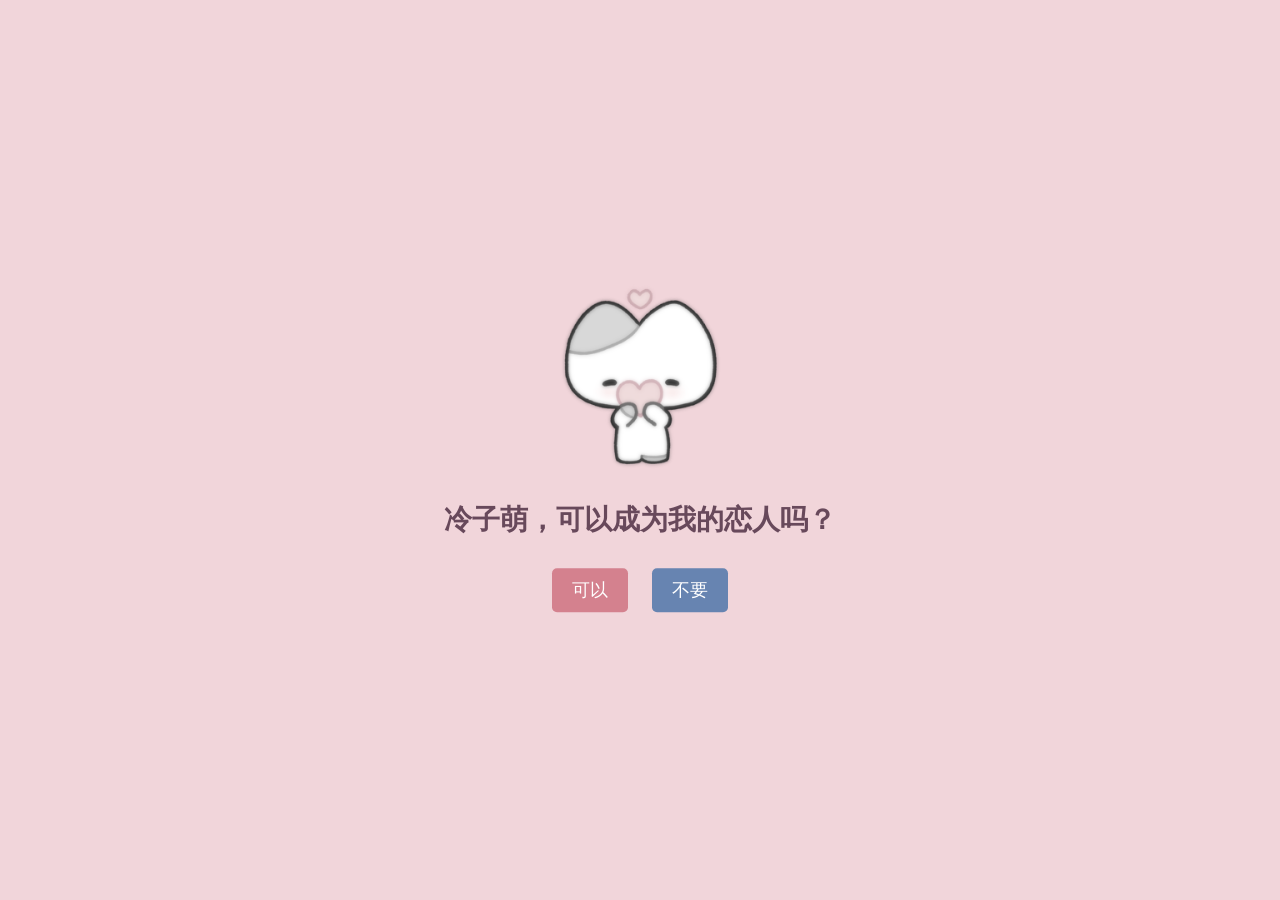
<file: index.html>
<!DOCTYPE html>
<html lang="zh-CN">
<head>
  <meta charset="UTF-8">
  <meta name="viewport" content="width=device-width, initial-scale=1.0">
  <meta http-equiv="refresh" content="0; url=./tang-love-main/">
  <title>网页预览</title>
</head>
<body>
  <p>正在打开网页。如果没有自动跳转，请<a href="./tang-love-main/">点击这里</a>。</p>
</body>
</html>
</file>
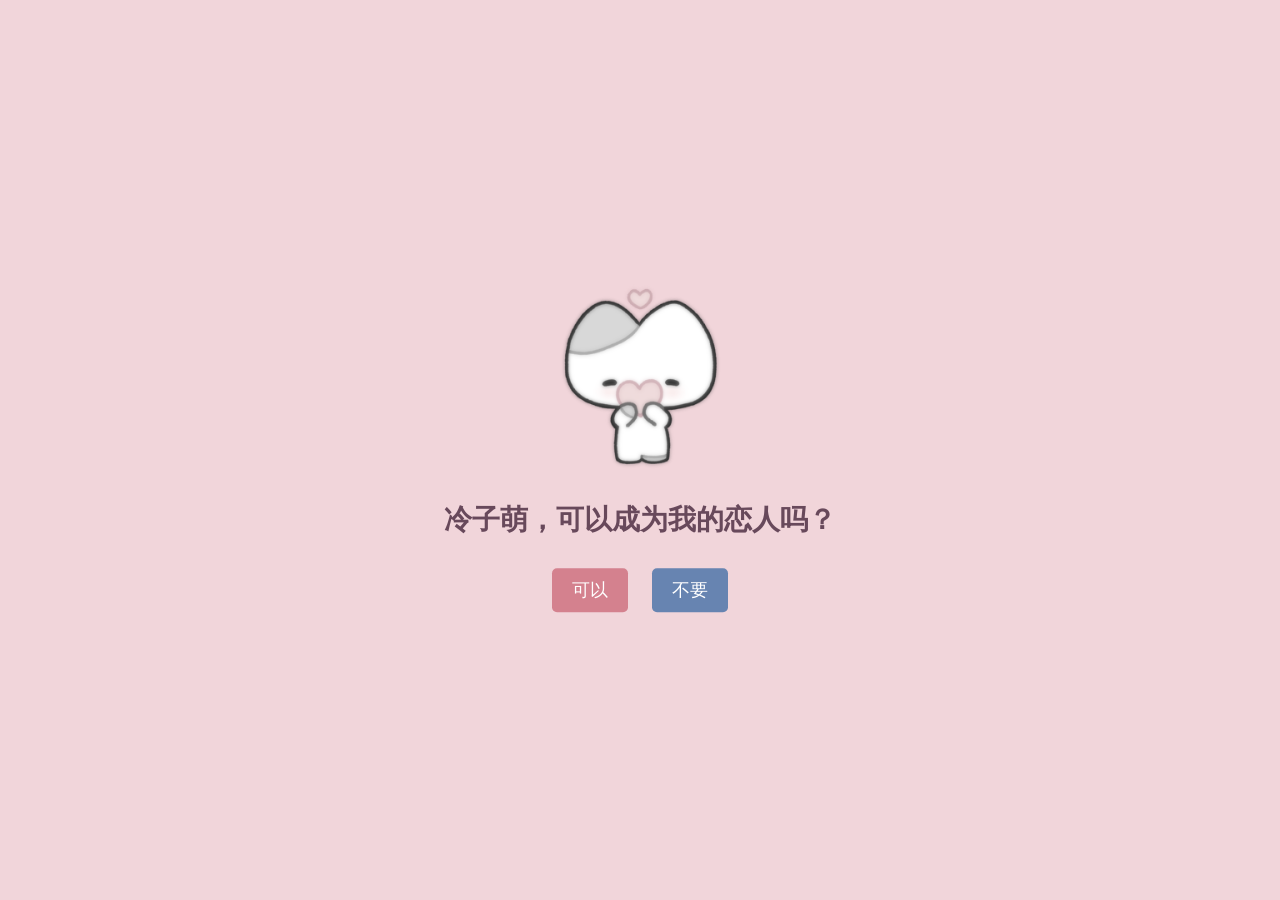
<file: tang-love-main/index.html>
<!DOCTYPE html>
<html lang="zh-CN">
<head>
    <meta charset="UTF-8">
    <meta name="viewport" content="width=device-width, initial-scale=1.0">
    <title>可以成为我的恋人吗？</title>
    <link rel="stylesheet" href="style.css">
</head>
<body>
    <div class="container">
        <img id="mainImage" src="images/heart.png" alt="爱心">
        <h1 id="question">冷子萌，可以成为我的恋人吗？</h1>
        <div class="buttons">
            <button id="yes">可以</button>
            <button id="no">不要</button>
        </div>
    </div>

    <script src="script.js"></script>
</body>
</html>
</file>
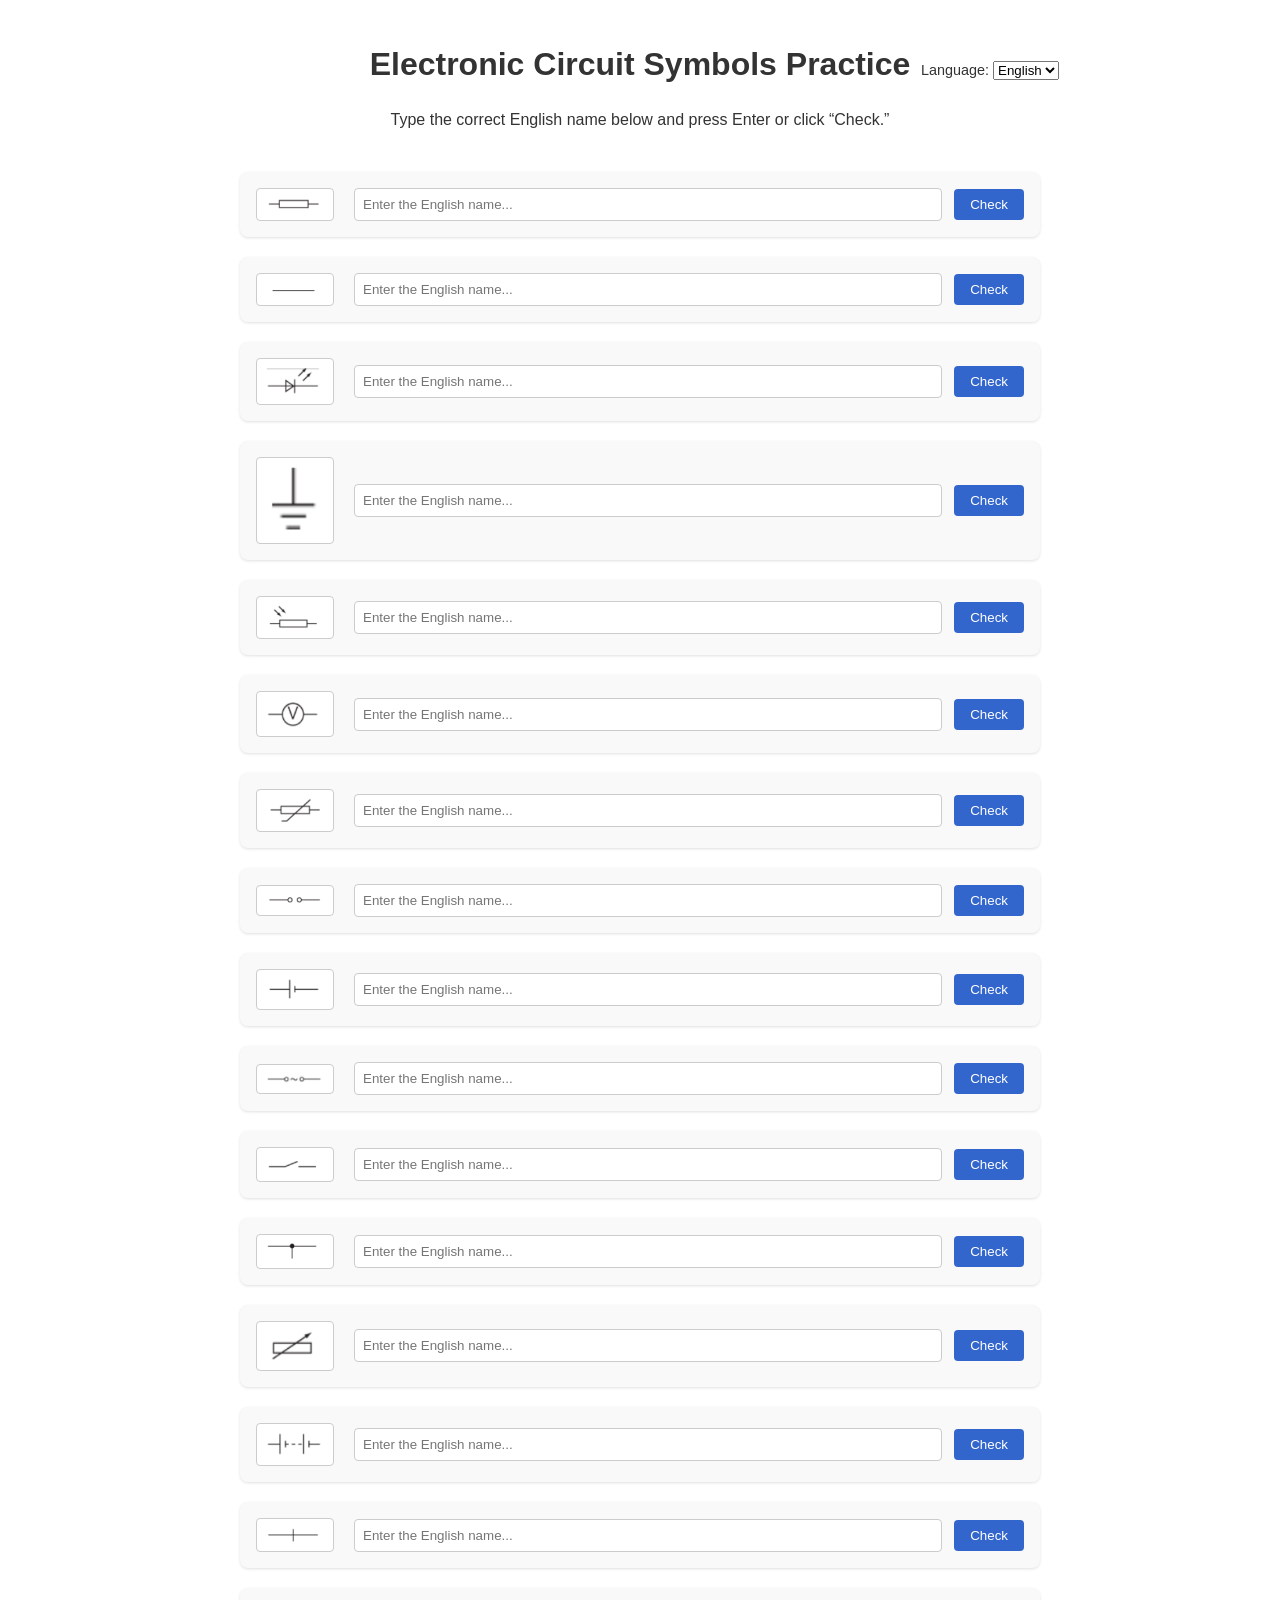
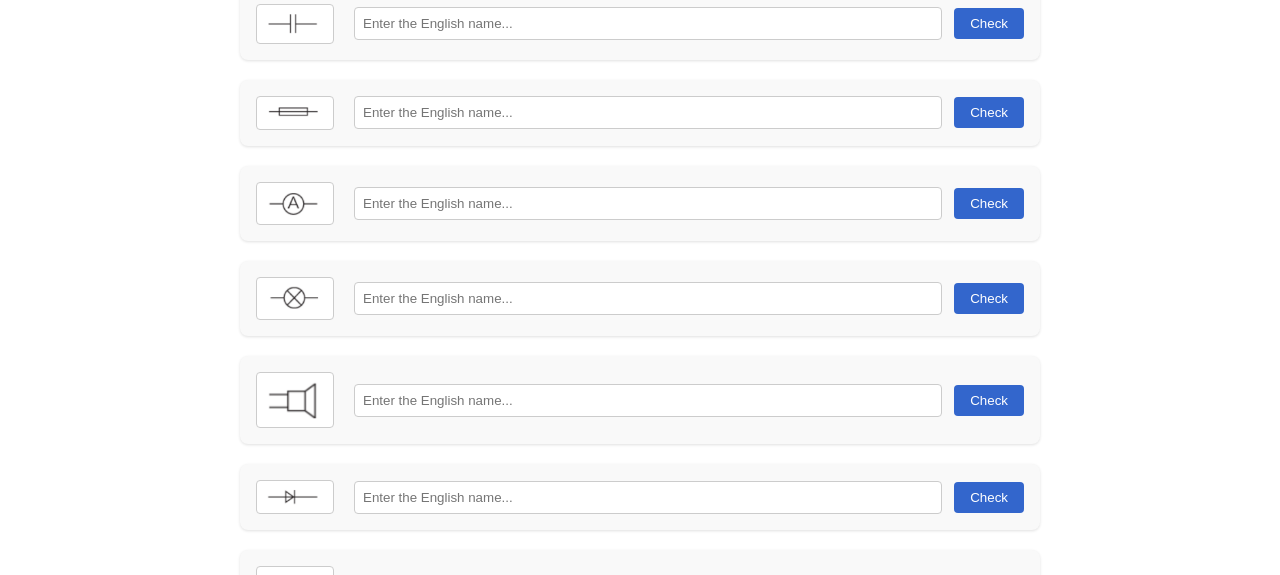
<file: 电子元器件/index.html>
<!DOCTYPE html>
<html lang="zh-CN">
<head>
  <meta charset="UTF-8">
  <meta name="viewport" content="width=device-width, initial-scale=1.0">
  <meta http-equiv="refresh" content="0; url=./电子元器件.html">
  <title>电子元器件 - 正在打开</title>
</head>
<body>
  <p>正在打开电子元器件网页。如果没有自动跳转，请<a href="./电子元器件.html">点击这里</a>。</p>
</body>
</html>
</file>
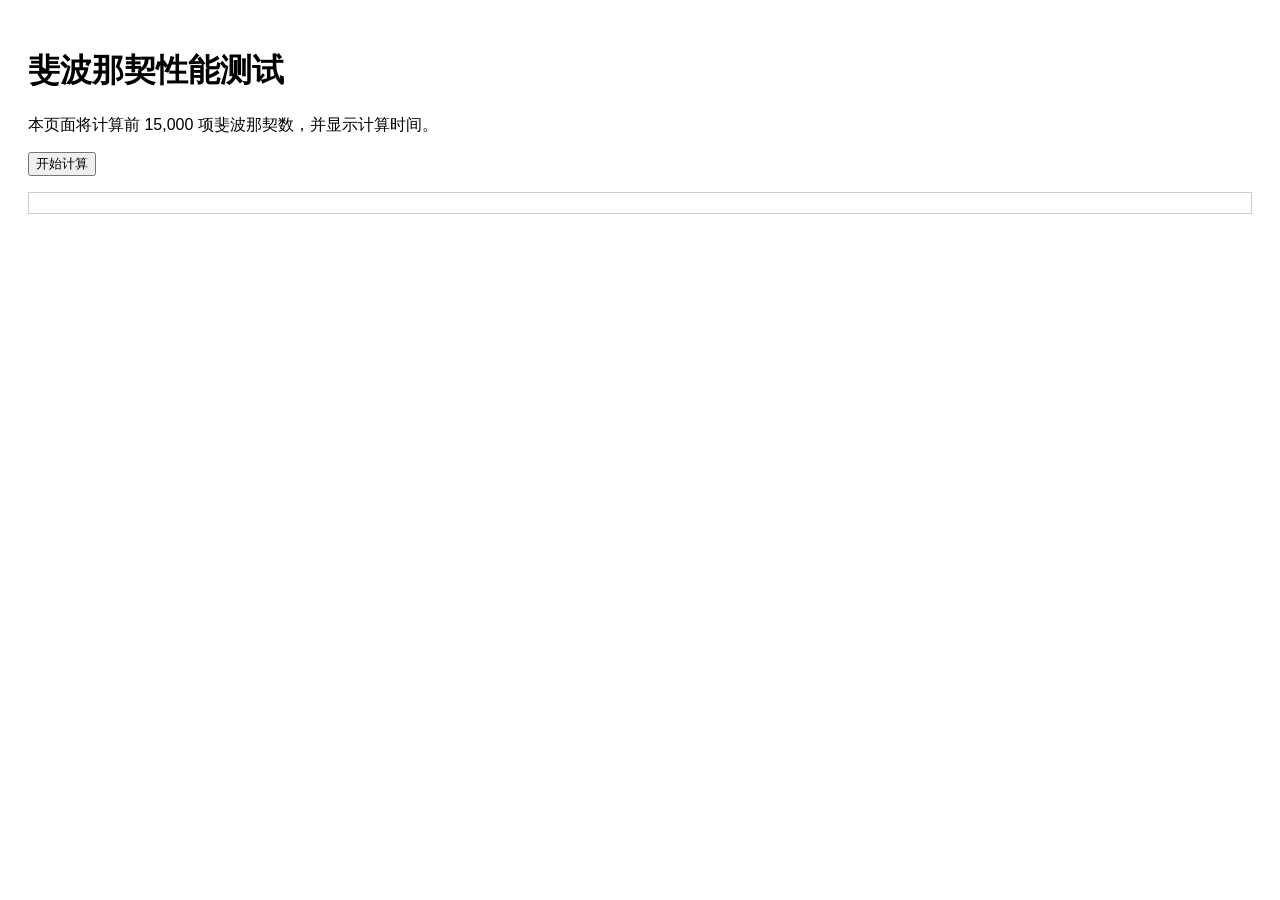
<file: FibonacciTest.html>
<!DOCTYPE html>
<html lang="zh-CN">
<head>
  <meta charset="UTF-8">
  <title>斐波那契性能测试</title>
  <style>
    body { font-family: Arial, sans-serif; padding: 20px; }
    #fibNumbers { max-height: 400px; overflow-y: auto; border: 1px solid #ccc; padding: 10px; }
  </style>
</head>
<body>
  <h1>斐波那契性能测试</h1>
  <p>
    本页面将计算前 15,000 项斐波那契数，并显示计算时间。
  </p>
  <button id="startButton">开始计算</button>
  <p id="timeResult"></p>
  <div id="fibNumbers"></div>

  <script>
    // 利用 BigInt 实现斐波那契函数
    function fibonacci(n) {
      if (n === 1 || n === 2) return BigInt(1);
      let a = BigInt(1), b = BigInt(1);
      for (let i = 3; i <= n; i++) {
        const temp = a + b;
        a = b;
        b = temp;
      }
      return b;
    }

    document.getElementById("startButton").addEventListener("click", () => {
      const startTime = performance.now();

      const fibList = [];
      const totalTerms = 15000;
      for (let i = 1; i <= totalTerms; i++) {
        fibList.push(fibonacci(i));
      }

      const endTime = performance.now();
      const duration = ((endTime - startTime) / 1000).toFixed(3);
      document.getElementById("timeResult").textContent = `计算 ${totalTerms} 项斐波那契数列耗时 ${duration} 秒。`;

      // 只显示前 50 项，防止 DOM 更新过慢
      const displayCount = 15000;
      const fibNumbersDiv = document.getElementById("fibNumbers");
      fibNumbersDiv.innerHTML = '';  // 清空上次结果
      for (let i = 0; i < Math.min(displayCount, fibList.length); i++) {
        const para = document.createElement("p");
        para.textContent = `${i + 1}: ${fibList[i]}`;
        fibNumbersDiv.appendChild(para);
      }
    });
  </script>
</body>
</html>
</file>
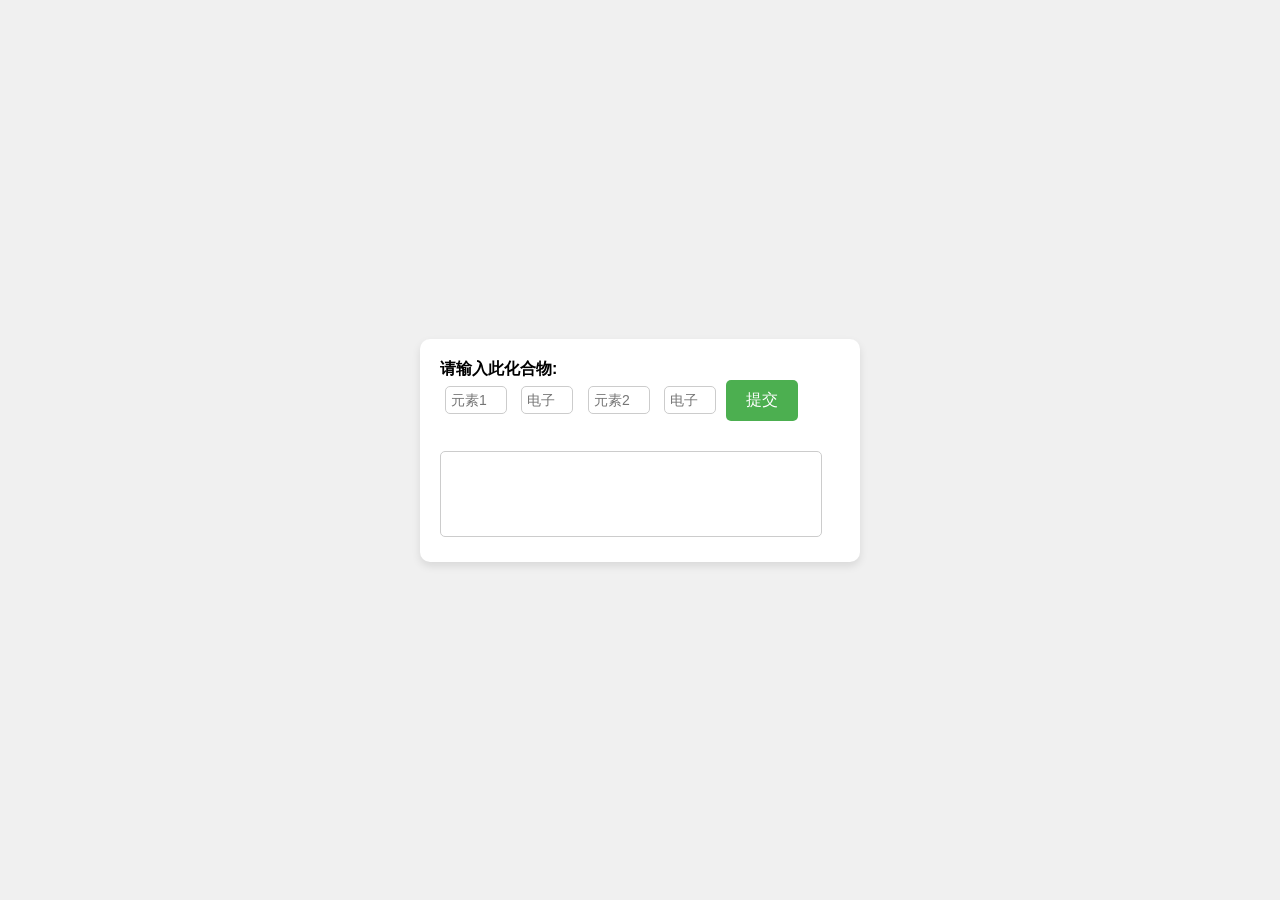
<file: Solubility_cn.html>
<!DOCTYPE html>
<html lang="zh-CN">
<head>
    <meta charset="UTF-8">
    <meta name="viewport" content="width=device-width, initial-scale=1.0">
    <title>Soluble-Insoluble Checker</title>
    <style>
        body {
            font-family: Arial, sans-serif;
            background-color: #f0f0f0;
            display: flex;
            justify-content: center;
            align-items: center;
            height: 100vh;
            margin: 0;
        }
        .container {
            background-color: #ffffff;
            padding: 20px;
            border-radius: 10px;
            box-shadow: 0 4px 8px rgba(0, 0, 0, 0.1);
            width: 400px;
        }
        label {
            font-weight: bold;
        }
        input[type="text"] {
            margin: 5px;
            padding: 5px;
            font-size: 14px;
            border: 1px solid #ccc;
            border-radius: 5px;
        }
        button {
            background-color: #4CAF50;
            color: white;
            padding: 10px 20px;
            border: none;
            border-radius: 5px;
            cursor: pointer;
            font-size: 16px;
        }
        button:hover {
            background-color: #45a049;
        }
        .result-container {
            margin-top: 20px;
        }
        #reason_label {
            width: 90%;
            padding: 10px;
            font-size: 14px;
            border: 1px solid #ccc;
            border-radius: 5px;
            resize: none;
            margin-top: 10px;
        }
    </style>
</head>
<body>
    <div class="container">
        <label for="element1">请输入此化合物: </label>
        <div>
            <input type="text" id="element1" placeholder="元素1" style="width: 50px;">
            <input type="text" id="electron1" placeholder="电子" style="width: 40px;">
            <input type="text" id="element2" placeholder="元素2" style="width: 50px;">
            <input type="text" id="electron2" placeholder="电子" style="width: 40px;">
            <button id="submit_button">提交</button>
        </div>
        <div class="result-container">
            <label id="result_label" style="font-size: 18px; color: #333;"></label>
            <textarea id="reason_label" rows="4" readonly></textarea>
        </div>
    </div>
    <script>
        document.addEventListener('DOMContentLoaded', () => {
            const leftElements = ["NH4", "Li", "Na", "K", "Mg", "Ca", "Ba", "Fe", "Cu", "Ag", "Zn", "Pb", "Al", "Sr", "Rb", "Cs", "Fr", "Hg2"];
            const rightElements = ["F", "Cl", "Br", "I", "ClO3", "OH", "SO4", "NO3", "NO2", "CO3", "PO4", "CrO4", "SiO4", "CH3COO"];

            const element1 = document.getElementById('element1');
            const electron1 = document.getElementById('electron1');
            const element2 = document.getElementById('element2');
            const electron2 = document.getElementById('electron2');
            const resultLabel = document.getElementById('result_label');
            const reasonLabel = document.getElementById('reason_label');
            const submitButton = document.getElementById('submit_button');

            function checkAndMoveFocus(inputElement, nextElement, elementArray) {
                if (elementArray.includes(inputElement.value)) {
                    nextElement.focus();
                }
            }

            element1.addEventListener('input', () => {
                checkAndMoveFocus(element1, electron1, leftElements);
            });

            electron1.addEventListener('input', () => {
                if (electron1.value.length >= 1) {
                    element2.focus();
                }
            });

            element2.addEventListener('input', () => {
                checkAndMoveFocus(element2, electron2, rightElements);
            });

            electron2.addEventListener('input', () => {
                if (electron2.value.length >= 1) {
                    getResult();
                }
            });

            submitButton.addEventListener('click', () => {
                getResult();
            });

            function getResult() {
                let result = "NOT FOUND";
                let reason = "";

                if (element1.value === "NH4" || ["Na", "K", "Rb", "Cs", "Fr"].includes(element1.value)) {
                    result = "可溶";
                    reason += `规则一：'${element1.value}'永远是可溶的  `;
                }

                if (["NO3", "CH3COO", "ClO3"].includes(element2.value)) {
                    result = "可溶";
                    reason += `规则二：'${element2.value}'是可溶的  `;
                }

                if (["Cl", "Br", "I"].includes(element2.value)) {
                    result = "可溶";
                    reason += `规则三：大多数卤素与金属形成的二元化合物都是可溶的，除了氟（F）, 并且没有碰到例外: 银（Ag⁺）、汞(I)（Hg₂²⁺）和铅(II)（Pb²⁺）  `;
                    if (element1.value === "Ag" || (element1.value === "Hg2" && electron2.value === "2") || (element1.value === "Pb" && electron2.value === "2")) {
                        result = "不可溶";
                        reason += `规则三：大多数卤素与金属形成的二元化合物都是可溶的，但银（Ag⁺）、汞(I)（Hg₂²⁺）和铅(II)（Pb²⁺）是例外  `;
                    }
                }

                if (element2.value === "SO4") {
                    result = "可溶";
                    reason += `规则四：大多数硫酸盐（SO₄²⁻）是可溶的, 并且没有碰到例外: 钡（Ba²⁺）、锶（Sr²⁺）、钙（Ca²⁺）和铅(II)（Pb²⁺）  `;
                    if (["Ba", "Sr", "Ca"].includes(element1.value) || (element1.value === "Pb" && electron2.value === "2")) {
                        result = "不可溶";
                        reason += `规则四：大多数硫酸盐（SO₄²⁻）是可溶的，但钡（Ba²⁺）、锶（Sr²⁺）、钙（Ca²⁺）和铅(II)（Pb²⁺）是例外  `;
                    }
                }

                if (["CO3", "CrO4", "SiO4", "PO4"].includes(element2.value)) {
                    result = "不可溶";
                    reason += `规则五：大多数碳酸盐、鉻酸盐、硅酸盐和磷酸盐是不可溶的，除非它们与规则1的第1族元素或铵（NH₄⁺）结合  `;
                    if (["Li", "Na", "K", "Rb", "Cs", "Fr"].includes(element1.value)) {
                        result = "可溶";
                        reason += `规则五：例外：与第1族元素或铵（NH₄⁺）结合  `;
                    }
                }

                if (element2.value === "OH") {
                    result = "不可溶";
                    reason += `规则七：大多数氢氧化物（OH⁻）是不可溶的，除非与规则1中的元素结合  `;
                    if (["Li", "Na", "K", "Rb", "Cs", "Fr", "Ca", "Ba", "Sr"].includes(element1.value)) {
                        result = "可溶";
                        reason += `规则七：例外：与第1族元素或钙、钡、锶结合  `;
                    }
                }

                resultLabel.textContent = result;
                reasonLabel.value = reason;
            }
        });
    </script>
</body>
</html>
</file>
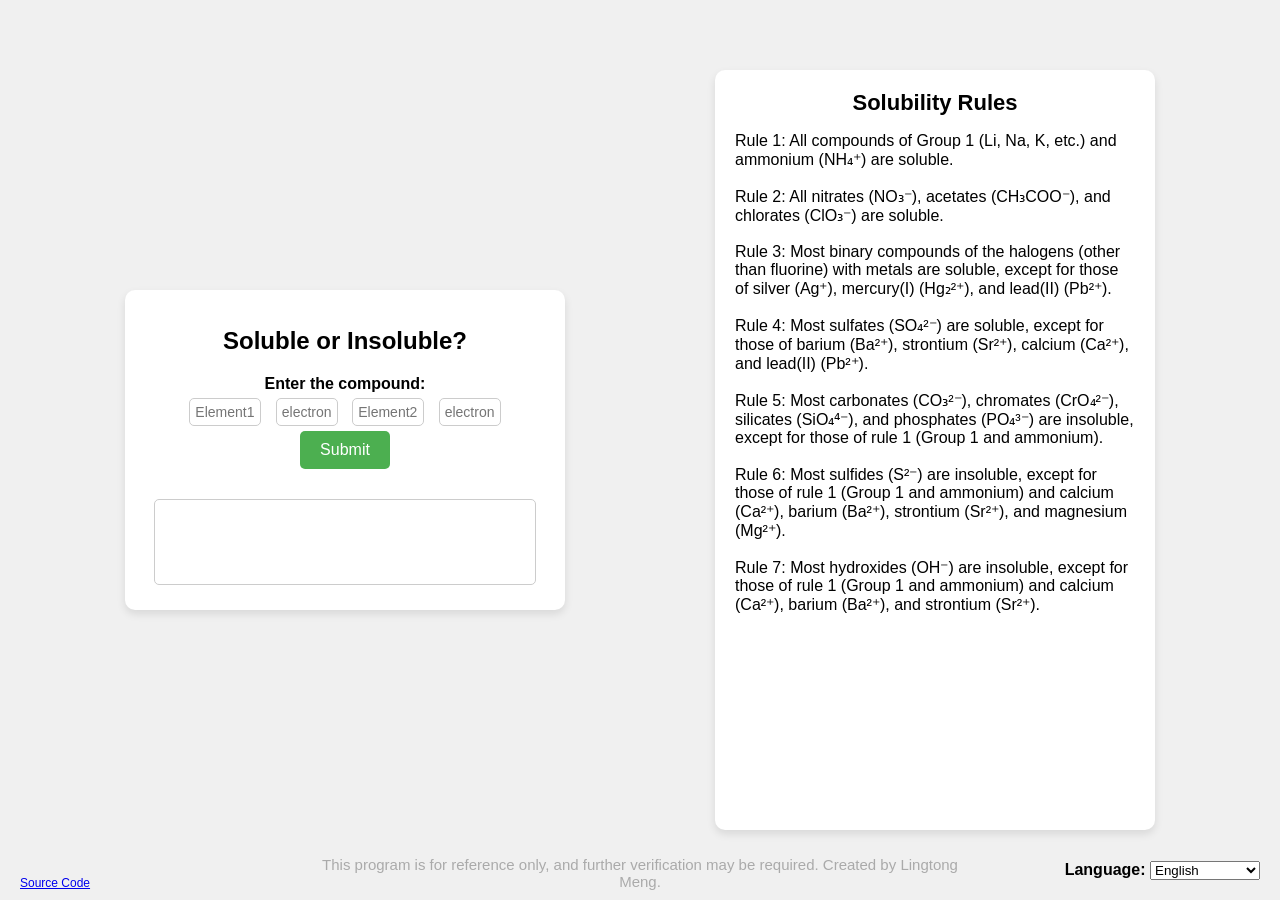
<file: Solubility_en.html>
<!DOCTYPE html>
<html lang="en">
<head>
    <meta charset="UTF-8">
    <meta name="viewport" content="width=device-width, initial-scale=1.0">
    <title>Solubility Checker</title>
    <style>
        body {
            font-family: Arial, sans-serif;
            background-color: #f0f0f0;
            display: flex;
            justify-content: space-around;
            align-items: center;
            height: 100vh;
            margin: 0;
            padding: 0 50px;
        }
        .container {
            background-color: #ffffff;
            padding: 20px;
            border-radius: 10px;
            box-shadow: 0 4px 8px rgba(0, 0, 0, 0.1);
            width: 400px;
            text-align: center;
        }
        h1 {
            font-size: 24px;
            margin-bottom: 20px;
        }
        label {
            font-weight: bold;
        }
        input[type="text"] {
            margin: 5px;
            padding: 5px;
            font-size: 14px;
            border: 1px solid #ccc;
            border-radius: 5px;
        }
        button {
            background-color: #4CAF50;
            color: white;
            padding: 10px 20px;
            border: none;
            border-radius: 5px;
            cursor: pointer;
            font-size: 16px;
        }
        button:hover {
            background-color: #45a049;
        }
        .result-container {
            margin-top: 20px;
        }
        #reason_label {
            width: 90%;
            padding: 10px;
            font-size: 14px;
            border: 1px solid #ccc;
            border-radius: 5px;
            resize: none;
            margin-top: 10px;
        }
        .language-container {
            position: fixed;
            bottom: 20px;
            right: 20px;
        }
        .rules-container {
            background-color: #ffffff;
            padding: 20px;
            border-radius: 10px;
            box-shadow: 0 4px 8px rgba(0, 0, 0, 0.1);
            width: 400px;
            height: 80%;
            overflow-y: auto;
        }
        .rules-header {
            font-size: 22px;
            font-weight: bold;
            margin-bottom: 10px;
            text-align: center;
        }
	.source-link {
            position: fixed;
            bottom: 10px;
            left: 20px;
            font-size: 12px;
        }
    </style>
</head>
<body>
    <div class="container">
        <h1 id="title">Soluble or Insoluble?</h1>
        <label id="compound_label" for="element1">Enter the compound: </label>
        <div>
            <input type="text" id="element1" placeholder="Element1" style="width: 60px;">
            <input type="text" id="electron1" placeholder="electron" style="width: 50px;">
            <input type="text" id="element2" placeholder="Element2" style="width: 60px;">
            <input type="text" id="electron2" placeholder="electron" style="width: 50px;">
            <button id="submit_button">Submit</button>
        </div>
        <div class="result-container">
            <label id="result_label" style="font-size: 18px; color: #333;"></label>
            <textarea id="reason_label" rows="4" readonly></textarea>
        </div>
    </div>
    <div class="rules-container" id="rules">
        <div class="rules-header">Solubility Rules</div>
        <p id="rules_text">
            Rule 1: All compounds of Group 1 (Li, Na, K, etc.) and ammonium (NH₄⁺) are soluble.<br><br>
            Rule 2: All nitrates (NO₃⁻), acetates (CH₃COO⁻), and chlorates (ClO₃⁻) are soluble.<br><br>
            Rule 3: Most binary compounds of the halogens (other than fluorine) with metals are soluble, except for those of silver (Ag⁺), mercury(I) (Hg₂²⁺), and lead(II) (Pb²⁺).<br><br>
            Rule 4: Most sulfates (SO₄²⁻) are soluble, except for those of barium (Ba²⁺), strontium (Sr²⁺), calcium (Ca²⁺), and lead(II) (Pb²⁺).<br><br>
            Rule 5: Most carbonates (CO₃²⁻), chromates (CrO₄²⁻), silicates (SiO₄⁴⁻), and phosphates (PO₄³⁻) are insoluble, except for those of rule 1 (Group 1 and ammonium).<br><br>
            Rule 6: Most sulfides (S²⁻) are insoluble, except for those of rule 1 (Group 1 and ammonium) and calcium (Ca²⁺), barium (Ba²⁺), strontium (Sr²⁺), and magnesium (Mg²⁺).<br><br>
            Rule 7: Most hydroxides (OH⁻) are insoluble, except for those of rule 1 (Group 1 and ammonium) and calcium (Ca²⁺), barium (Ba²⁺), and strontium (Sr²⁺).
        </p>
    </div>
    <div class="language-container">
        <label for="language">Language: </label>
        <select id="language">
            <option value="en">English</option>
            <option value="zh">中文 (Chinese)</option>
        </select>
    </div>
<a href="https://github.com/mlt0727/Repository/blob/f538e915d72746fcb8104d3fa4c36e376247a67b/Solubility_en.html" class="source-link" target="_blank">Source Code</a>
    <script>
        document.addEventListener('DOMContentLoaded', () => {
            const leftElements = ["NH4", "Li", "Na", "K", "Mg", "Ca", "Ba", "Fe", "Cu", "Ag", "Zn", "Pb", "Al", "Sr", "Rb", "Cs", "Fr", "Hg2"];
            const rightElements = ["F", "Cl", "Br", "I", "ClO3", "OH", "SO4", "NO3", "NO2", "CO3", "PO4", "CrO4", "SiO4", "CH3COO"];

            const languageSelect = document.getElementById('language');
            const compoundLabel = document.getElementById('compound_label');
            const element1 = document.getElementById('element1');
            const electron1 = document.getElementById('electron1');
            const element2 = document.getElementById('element2');
            const electron2 = document.getElementById('electron2');
            const resultLabel = document.getElementById('result_label');
            const reasonLabel = document.getElementById('reason_label');
            const submitButton = document.getElementById('submit_button');
            const title = document.getElementById('title');
            const rulesText = document.getElementById('rules_text');

            function updateLanguage() {
                if (languageSelect.value === 'zh') {
                    compoundLabel.textContent = '请输入此化合物: ';
                    element1.placeholder = '元素 1';
                    electron1.placeholder = '电子';
                    element2.placeholder = '元素 2';
                    electron2.placeholder = '电子';
                    submitButton.textContent = '提交';
                    title.textContent = '可不可溶？';
                    rulesText.innerHTML = `
                        规则1: 所有第1族元素（Li、Na、K 等）和铵（NH₄⁺）的化合物都是可溶的。<br><br>
                        规则2: 所有硝酸盐（NO₃⁻）、乙酸盐（CH₃COO⁻）和氯酸盐（ClO₃⁻）都是可溶的。<br><br>
                        规则3: 大多数卤素（除了氟）与金属形成的二元化合物都是可溶的，除了银（Ag⁺）、汞(I)（Hg₂²⁺）和铅(II)（Pb²⁺）的化合物。<br><br>
                        规则4: 大多数硫酸盐（SO₄²⁻）是可溶的，除了钡（Ba²⁺）、锶（Sr²⁺）、钙（Ca²⁺）和铅(II)（Pb²⁺）的化合物。<br><br>
                        规则5: 大多数碳酸盐（CO₃²⁻）、铬酸盐（CrO₄²⁻）、硅酸盐（SiO₄⁴⁻）和磷酸盐（PO₄³⁻）是不可溶的，除了规则1（第1族元素和铵）中的化合物。<br><br>
                        规则6: 大多数硫化物（S²⁻）是不可溶的，除了规则1（第1族元素和铵）以及钙（Ca²⁺）、钡（Ba²⁺）、锶（Sr²⁺）和镁（Mg²⁺）的化合物。<br><br>
                        规则7: 大多数氢氧化物（OH⁻）是不可溶的，除了规则1（第1族元素和铵）以及钙（Ca²⁺）、钡（Ba²⁺）和锶（Sr²⁺）的化合物。
                    `;
                } else {
                    compoundLabel.textContent = 'Enter the compound: ';
                    element1.placeholder = 'Element1';
                    electron1.placeholder = 'electron';
                    element2.placeholder = 'Element2';
                    electron2.placeholder = 'electron';
                    submitButton.textContent = 'Submit';
                    title.textContent = 'Soluble or Insoluble?';
                    rulesText.innerHTML = `
                        Rule 1: All compounds of Group 1 (Li, Na, K, etc.) and ammonium (NH₄⁺) are soluble.<br><br>
                        Rule 2: All nitrates (NO₃⁻), acetates (CH₃COO⁻), and chlorates (ClO₃⁻) are soluble.<br><br>
                        Rule 3: Most binary compounds of the halogens (other than fluorine) with metals are soluble, except for those of silver (Ag⁺), mercury(I) (Hg₂²⁺), and lead(II) (Pb²⁺).<br><br>
                        Rule 4: Most sulfates (SO₄²⁻) are soluble, except for those of barium (Ba²⁺), strontium (Sr²⁺), calcium (Ca²⁺), and lead(II) (Pb²⁺).<br><br>
                        Rule 5: Most carbonates (CO₃²⁻), chromates (CrO₄²⁻), silicates (SiO₄⁴⁻), and phosphates (PO₄³⁻) are insoluble, except for those of rule 1 (Group 1 and ammonium).<br><br>
                        Rule 6: Most sulfides (S²⁻) are insoluble, except for those of rule 1 (Group 1 and ammonium) and calcium (Ca²⁺), barium (Ba²⁺), strontium (Sr²⁺), and magnesium (Mg²⁺).<br><br>
                        Rule 7: Most hydroxides (OH⁻) are insoluble, except for those of rule 1 (Group 1 and ammonium) and calcium (Ca²⁺), barium (Ba²⁺), and strontium (Sr²⁺).
                    `;
                }
            }

            languageSelect.addEventListener('change', updateLanguage);
            updateLanguage();

            function checkAndMoveFocus(inputElement, nextElement, elementArray) {
                if (elementArray.includes(inputElement.value)) {
                    nextElement.focus();
                }
            }

            element1.addEventListener('input', () => {
                checkAndMoveFocus(element1, electron1, leftElements);
            });

            electron1.addEventListener('input', () => {
                if (electron1.value.length >= 1) {
                    element2.focus();
                }
            });

            element2.addEventListener('input', () => {
                checkAndMoveFocus(element2, electron2, rightElements);
            });

            electron2.addEventListener('input', () => {
                if (electron2.value.length >= 1) {
                    getResult();
                }
            });

            submitButton.addEventListener('click', () => {
                getResult();
            });

            function getResult() {
                let result = languageSelect.value === 'zh' ? "未找到" : "NOT FOUND";
                let reason = "";

                if (element1.value === "NH4" || ["Na", "K", "Rb", "Cs", "Fr"].includes(element1.value)) {
                    result = languageSelect.value === 'zh' ? "可溶" : "Soluble";
                    reason += languageSelect.value === 'zh' ? `规则1: '${element1.value}' 永远是可溶的.  ` : `Rule 1: '${element1.value}' is always soluble.  `;
                }

                if (["NO3", "CH3COO", "ClO3"].includes(element2.value)) {
                    result = languageSelect.value === 'zh' ? "可溶" : "Soluble";
                    reason += languageSelect.value === 'zh' ? `规则2: '${element2.value}' 是可溶的.  ` : `Rule 2: '${element2.value}' is soluble.  `;
                }

                if (["Cl", "Br", "I"].includes(element2.value)) {
                    result = languageSelect.value === 'zh' ? "可溶" : "Soluble";
                    reason += languageSelect.value === 'zh' ? `规则3: 大多数卤化物是可溶的，除了银 (Ag⁺)、汞 (Hg₂²⁺)、铅 (Pb²⁺).  ` : `Rule 3: Most halides are soluble, except for silver (Ag⁺), mercury (Hg₂²⁺), and lead (Pb²⁺).  `;
                    if (["Ag", "Hg2", "Pb"].includes(element1.value)) {
                        result = languageSelect.value === 'zh' ? "不可溶" : "Insoluble";
                        reason += languageSelect.value === 'zh' ? `规则3: 由于 '${element1.value}' 的存在，该化合物不可溶.  ` : `Rule 3: Due to the presence of '${element1.value}', the compound is insoluble.  `;
                    }
                }

                if (element2.value === "SO4") {
                    result = languageSelect.value === 'zh' ? "可溶" : "Soluble";
                    reason += languageSelect.value === 'zh' ? `规则4: 大多数硫酸盐 (SO₄²⁻) 是可溶的，除了钡 (Ba²⁺)、锶 (Sr²⁺)、钙 (Ca²⁺)、铅 (Pb²⁺).  ` : `Rule 4: Most sulfates (SO₄²⁻) are soluble, except for barium (Ba²⁺), strontium (Sr²⁺), calcium (Ca²⁺), and lead (Pb²⁺).  `;
                    if (["Ba", "Sr", "Ca", "Pb"].includes(element1.value)) {
                        result = languageSelect.value === 'zh' ? "不可溶" : "Insoluble";
                        reason += languageSelect.value === 'zh' ? `规则4: 由于 '${element1.value}' 的存在，该化合物不可溶.  ` : `Rule 4: Due to the presence of '${element1.value}', the compound is insoluble.  `;
                    }
                }

                if (["CO3", "CrO4", "SiO4", "PO4"].includes(element2.value)) {
                    result = languageSelect.value === 'zh' ? "不可溶" : "Insoluble";
                    reason += languageSelect.value === 'zh' ? `规则5: 大多数碳酸盐、铬酸盐、硅酸盐和磷酸盐是不可溶的，除非与第 1 族元素或铵 (NH₄⁺) 结合.  ` : `Rule 5: Most carbonates, chromates, silicates, and phosphates are insoluble, unless combined with Group 1 elements or ammonium (NH₄⁺).  `;
                    if (["Li", "Na", "K", "Rb", "Cs", "Fr"].includes(element1.value)) {
                        result = languageSelect.value === 'zh' ? "可溶" : "Soluble";
                        reason += languageSelect.value === 'zh' ? `规则5: 由于与第 1 族元素或铵 (NH₄⁺) 结合，该化合物是可溶的.  ` : `Rule 5: Due to being combined with Group 1 elements or ammonium (NH₄⁺), the compound is soluble.  `;
                    }
                }

                if (element2.value === "OH") {
                    result = languageSelect.value === 'zh' ? "不可溶" : "Insoluble";
                    reason += languageSelect.value === 'zh' ? `规则7: 大多数氢氧化物 (OH⁻) 是不可溶的，除非与第 1 族元素或钙 (Ca)、钡 (Ba)、锶 (Sr) 结合.  ` : `Rule 7: Most hydroxides (OH⁻) are insoluble, unless combined with Group 1 elements, calcium (Ca), barium (Ba), or strontium (Sr).  `;
                    if (["Li", "Na", "K", "Rb", "Cs", "Fr", "Ca", "Ba", "Sr","NH4"].includes(element1.value)) {
                        result = languageSelect.value === 'zh' ? "可溶" : "Soluble";
                        reason += languageSelect.value === 'zh' ? `规则7: 由于与第 1 族元素或钙、钡、锶结合，该化合物是可溶的.  ` : `Rule 7: Due to being combined with Group 1 elements or calcium, barium, strontium, the compound is soluble.  `;
                    }
                }

                resultLabel.textContent = result;
                reasonLabel.value = reason;
            }
        });
    </script>
  <footer style="position: fixed; bottom: 0; width: 50%; text-align: center; font-size: 15px; color: #aaa; padding: 10px;">This program is for reference only, and further verification may be required. Created by Lingtong Meng.</footer>
</body>
</html>
</file>
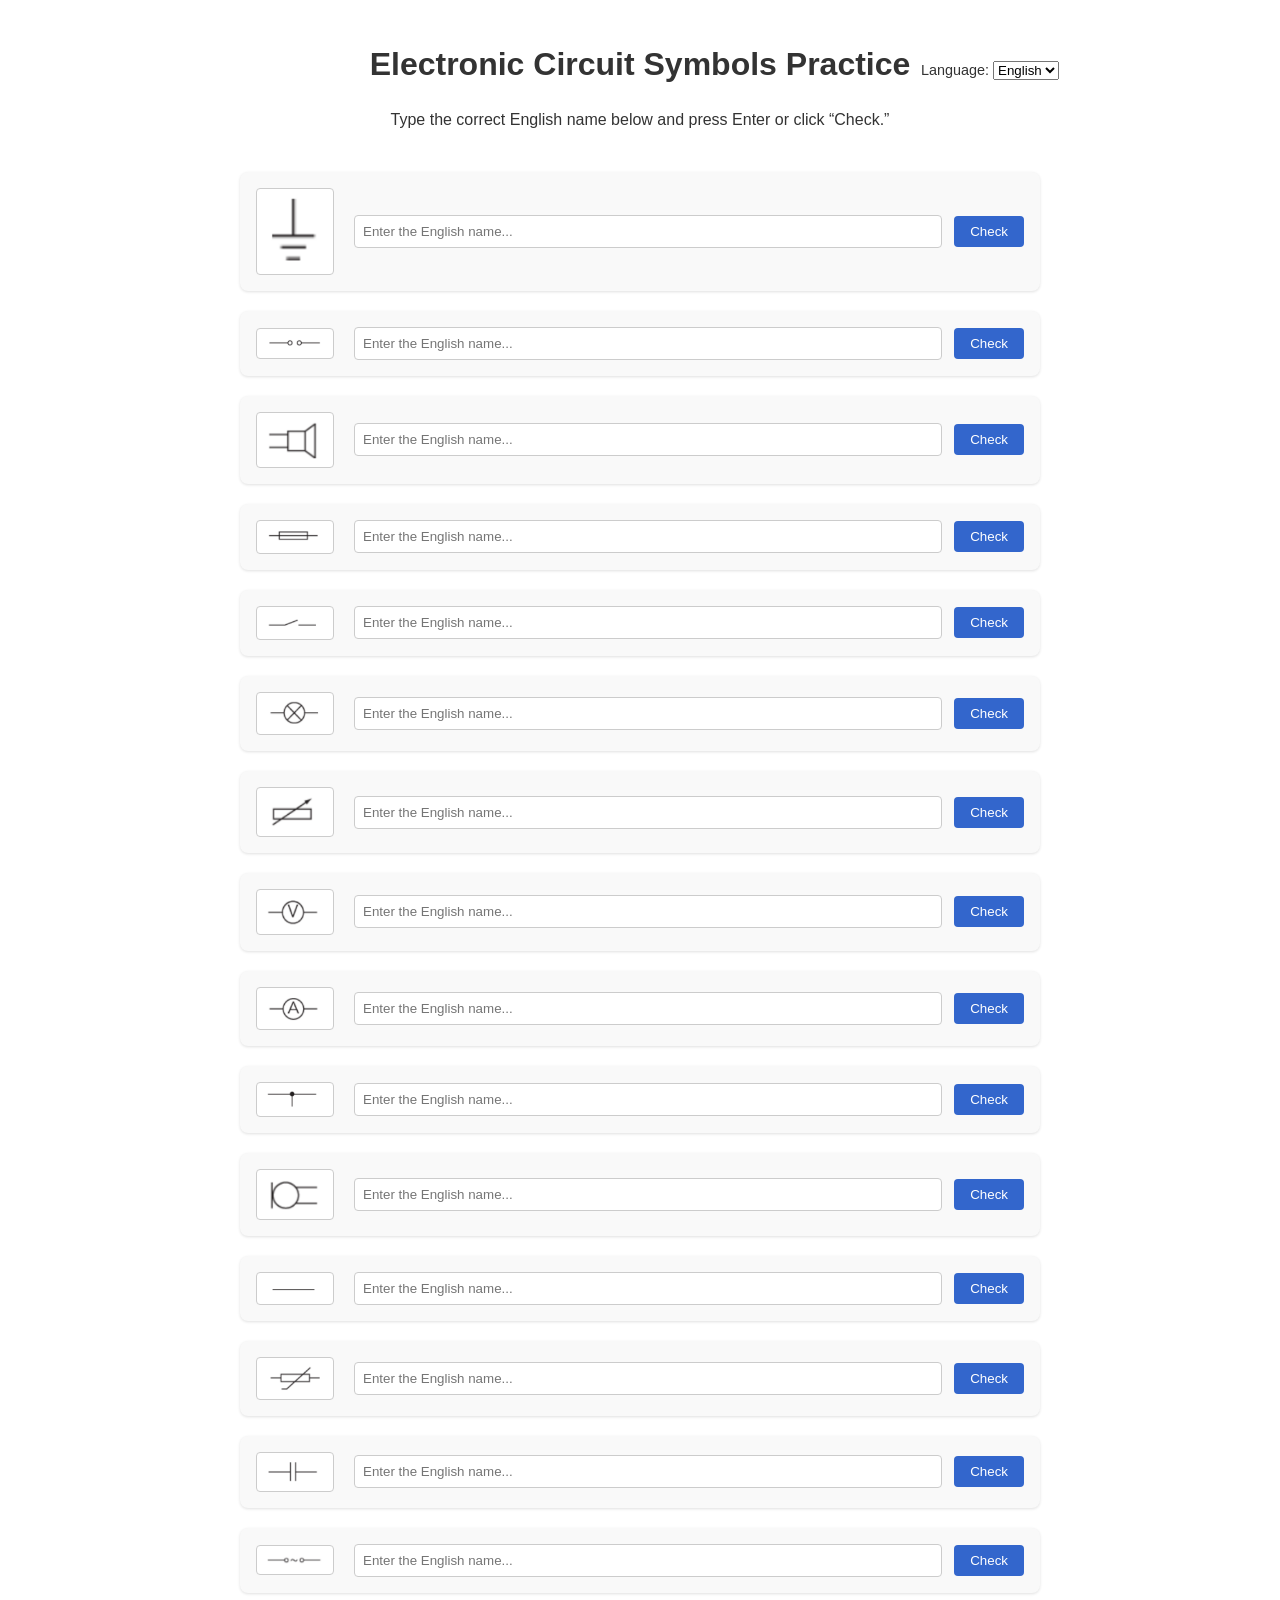
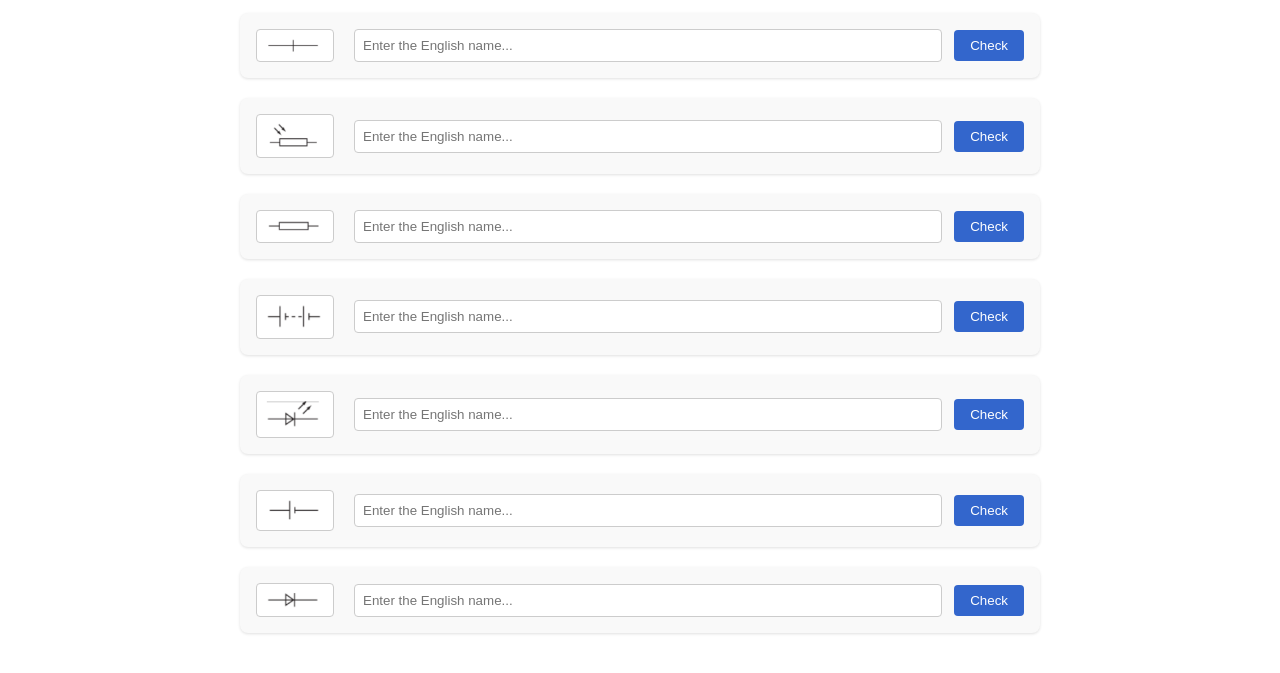
<file: 电子元器件/电子元器件.html>
<!DOCTYPE html>
<html lang="en">
<head>
  <meta charset="UTF-8" />
  <title>Electronic Components Recognition</title>
  <style>
    body {
      font-family: Arial, sans-serif;
      max-width: 800px;
      margin: 40px auto;
      padding: 0 20px;
      background: #ffffff;
      color: #333;
      line-height: 1.5;
      position: relative; /* so absolute inside body is relative to body */
    }
    h1 {
      text-align: center;
      margin-bottom: 20px;
    }
    p#instructions {
      text-align: center;
      margin-bottom: 40px;
    }
    .component-card {
      display: flex;
      flex-wrap: wrap;
      align-items: center;
      margin-bottom: 20px;
      padding: 16px;
      border-radius: 8px;
      box-shadow: 0 1px 3px rgba(0,0,0,0.12);
      background-color: #f9f9f9;
    }
    .component-card img {
      width: 60px;
      height: auto;
      margin-right: 20px;
      border: 1px solid #ccc;
      border-radius: 4px;
      background: #fff;
      padding: 8px;
    }
    .input-section {
      flex-grow: 1;
      display: flex;
      flex-wrap: wrap;
      align-items: center;
    }
    .input-section input {
      flex: 1;
      padding: 8px;
      margin-right: 12px;
      border-radius: 4px;
      border: 1px solid #ccc;
      min-width: 200px;
    }
    .input-section button {
      padding: 8px 16px;
      border-radius: 4px;
      border: none;
      background: #3366cc;
      color: #fff;
      cursor: pointer;
    }
    .input-section button:hover {
      background: #29579d;
    }
    .result {
      width: 100%;
      margin-top: 8px;
      font-weight: bold;
      flex-basis: 100%;
      word-wrap: break-word;
      display: none;
    }
    .correct {
      color: #339900;
    }
    .incorrect {
      color: #cc0000;
    }
    /* Make the language switch float in the top-right corner */
    .language-switch {
      position: absolute;
      top: 20px;
      right: 1px;
      margin: 0;
      font-size: 0.9rem;
    }
  </style>
</head>
<body>
  <!-- Language switch in the top-right corner -->
  <div class="language-switch">
    <label for="language-select">Language: </label>
    <select id="language-select">
      <option value="en">English</option>
      <option value="cn">中文</option>
    </select>
  </div>

  <h1 id="page-title">Electronic Circuit Symbols Practice</h1>
  <p id="instructions">
    Type the correct English name below and press Enter or click “Check.”
  </p>
  
  <div id="quiz-container"></div>
  
  <script>
    // For each component, we store both English and Chinese (combined) names.
    const components = [
      {
        img: 'img/connecting_lead.png',
        englishName: 'connecting lead',
        combinedName: '连接导线 (connecting lead)'
      },
      {
        img: 'img/cell.png',
        englishName: 'cell',
        combinedName: '电池 (cell)'
      },
      {
        img: 'img/battery.png',
        englishName: 'battery of cells',
        combinedName: '电池组 (battery of cells)'
      },
      {
        img: 'img/fixed_resistor.png',
        englishName: 'fixed resistor',
        combinedName: '定值电阻 (fixed resistor)'
      },
      {
        img: 'img/power_supply.png',
        englishName: 'power supply',
        combinedName: '电源 (power supply)'
      },
      {
        img: 'img/junction.png',
        englishName: 'junction of conductors',
        combinedName: '导线连接点 (junction of conductors)'
      },
      {
        img: 'img/crossing_conductors.png',
        englishName: 'crossing conductors (no connection)',
        combinedName: '导线交叉（无连接） (crossing conductors (no connection))'
      },
      {
        img: 'img/filament_lamp.png',
        englishName: 'filament lamp',
        combinedName: '灯泡 (filament lamp)'
      },
      {
        img: 'img/voltmeter.png',
        englishName: 'voltmeter',
        combinedName: '电压表 (voltmeter)'
      },
      {
        img: 'img/ammeter.png',
        englishName: 'ammeter',
        combinedName: '电流表 (ammeter)'
      },
      {
        img: 'img/switch.png',
        englishName: 'switch',
        combinedName: '开关 (switch)'
      },
      {
        img: 'img/variable_resistor.png',
        englishName: 'variable resistor',
        combinedName: '可变电阻 (variable resistor)'
      },
      {
        img: 'img/microphone.png',
        englishName: 'microphone',
        combinedName: '话筒 (microphone)'
      },
      {
        img: 'img/loudspeaker.png',
        englishName: 'loudspeaker',
        combinedName: '扬声器 (loudspeaker)'
      },
      {
        img: 'img/fuse.png',
        englishName: 'fuse',
        combinedName: '保险丝 (fuse)'
      },
      {
        img: 'img/earth.png',
        englishName: 'earth',
        combinedName: '接地 (earth)'
      },
      {
        img: 'img/ac_signal.png',
        englishName: 'alternating signal',
        combinedName: '交流信号 (alternating signal)'
      },
      {
        img: 'img/capacitor.png',
        englishName: 'capacitor',
        combinedName: '电容器 (capacitor)'
      },
      {
        img: 'img/thermistor.png',
        englishName: 'thermistor',
        combinedName: '热敏电阻 (thermistor)'
      },
      {
        img: 'img/ldr.png',
        englishName: 'light-dependent resistor (LDR)',
        combinedName: '光敏电阻 (light-dependent resistor (LDR))'
      },
      {
        img: 'img/diode.png',
        englishName: 'semiconductor diode',
        combinedName: '半导体二极管 (semiconductor diode)'
      },
      {
        img: 'img/led.png',
        englishName: 'light-emitting diode (LED)',
        combinedName: '发光二极管 (light-emitting diode (LED))'
      }
    ];

    // Shuffle function (Fisher-Yates)
    function shuffleArray(array) {
      for (let i = array.length - 1; i > 0; i--) {
        const j = Math.floor(Math.random() * (i + 1));
        [array[i], array[j]] = [array[j], array[i]];
      }
    }

    // Text strings in English and Chinese
    const strings = {
      en: {
        quizTitle: 'Electronic Circuit Symbols Practice',
        instructions: 'Type the correct English name below and press Enter or click “Check.”',
        placeholder: 'Enter the English name...',
        checkBtn: 'Check',
        correctMsg: correctName => `Correct! The correct name is: ${correctName}`,
        incorrectMsg: correctName => `Incorrect. The correct name is: ${correctName}`
      },
      cn: {
        quizTitle: '电子电路符号练习',
        instructions: '请在下方输入正确的英文名称，然后按Enter或点击“检查”。',
        placeholder: '请输入英文名称...',
        checkBtn: '检查',
        correctMsg: correctName => `正确！正确名称是：${correctName}`,
        incorrectMsg: correctName => `错误。正确名称是：${correctName}`
      }
    };

    // Current language (default 'en')
    let currentLanguage = 'en';

    // Utility: remove parentheses and convert to lowercase
    function stripParentheses(str) {
      return str.replace(/\(.*?\)/g, '').trim();
    }
    function normalize(str) {
      return stripParentheses(str).toLowerCase();
    }

    // Compare user input to the English name
    function isCorrect(userInput, englishName) {
      return normalize(userInput) === normalize(englishName);
    }

    // We'll keep references to inputs/results so we can re-check on language switch
    const elements = [];

    window.onload = function() {
      // First, shuffle the components
      shuffleArray(components);

      const container = document.getElementById('quiz-container');

      components.forEach((comp, index) => {
        // Create a card
        const card = document.createElement('div');
        card.className = 'component-card';

        // Symbol image
        const img = document.createElement('img');
        img.src = comp.img;
        img.alt = 'symbol';

        // Input & button wrapper
        const inputSection = document.createElement('div');
        inputSection.className = 'input-section';

        // Text input
        const input = document.createElement('input');
        input.type = 'text';
        input.placeholder = strings[currentLanguage].placeholder;
        input.id = 'input-' + index;

        // Check button
        const checkBtn = document.createElement('button');
        checkBtn.textContent = strings[currentLanguage].checkBtn;

        // Result message
        const result = document.createElement('div');
        result.id = 'result-' + index;
        result.className = 'result';

        // Check function
        function handleCheck() {
          const userVal = input.value;
          const correct = isCorrect(userVal, comp.englishName);
          // Decide which name to display (English or combined)
          const displayName = (currentLanguage === 'en') ? comp.englishName : comp.combinedName;

          if (correct) {
            result.textContent = strings[currentLanguage].correctMsg(displayName);
            result.className = 'result correct';
          } else {
            result.textContent = strings[currentLanguage].incorrectMsg(displayName);
            result.className = 'result incorrect';
          }
          result.style.display = 'block';
        }

        // Add event for button
        checkBtn.onclick = handleCheck;

        // Add event for Enter key
        input.addEventListener('keyup', function (event) {
          if (event.key === 'Enter') {
            handleCheck();
          }
        });

        // Remember these elements for language switching
        elements.push({
          index,
          comp,
          input,
          result,
          checkBtn
        });

        // Assemble
        inputSection.appendChild(input);
        inputSection.appendChild(checkBtn);
        inputSection.appendChild(result);

        card.appendChild(img);
        card.appendChild(inputSection);
        container.appendChild(card);
      });

      // Set up language select
      const langSelect = document.getElementById('language-select');
      langSelect.value = currentLanguage;
      langSelect.addEventListener('change', (e) => {
        switchLanguage(e.target.value);
      });
    };

    function switchLanguage(lang) {
      currentLanguage = lang;

      // Update main texts
      document.getElementById('page-title').textContent = strings[lang].quizTitle;
      document.getElementById('instructions').textContent = strings[lang].instructions;

      // Update each component's placeholder, button text, and re-check if result is visible
      elements.forEach(({ comp, input, result, checkBtn }) => {
        // Update placeholder & button text
        input.placeholder = strings[lang].placeholder;
        checkBtn.textContent = strings[lang].checkBtn;

        // If result is visible, re-check so that message is shown in the correct language
        if (result.style.display === 'block') {
          const userVal = input.value;
          const correct = isCorrect(userVal, comp.englishName);
          const displayName = (lang === 'en') ? comp.englishName : comp.combinedName;
          
          if (correct) {
            result.textContent = strings[lang].correctMsg(displayName);
            result.className = 'result correct';
          } else {
            result.textContent = strings[lang].incorrectMsg(displayName);
            result.className = 'result incorrect';
          }
        }
      });
    }
  </script>
</body>
</html>
</file>
<file: tang-love-main/style.css>
body {
    background-color: #f1d5da; /* 浅粉色 */
    text-align: center;
    font-family: Arial, sans-serif;
    margin: 0;
    padding: 0;
}

/* 页面内容居中 */
.container {
    position: absolute;
    top: 50%;
    left: 50%;
    transform: translate(-50%, -50%);
}

/* 让图片大小适中 */
#mainImage {
    width: 200px;
    transition: all 0.3s ease;
}

/* 文字 */
h1 {
    font-size: 28px;
    color: #68495b;
}

/* 按钮样式 */
button {
    font-size: 18px;
    padding: 10px 20px;
    border: none;
    border-radius: 5px;
    cursor: pointer;
    margin: 10px;
    transition: all 0.3s ease;
}

#yes {
    background-color: #d4818e; /* 粉色 */
    color: white;
}

#no {
    background-color: #6784b1; /* 蓝色 */
    color: white;
    position: relative;
}

/* Yes 完全填满屏幕 */
.yes-screen {
    position: fixed;
    top: 0;
    left: 0;
    width: 100vw;
    height: 100vh;
    background-color: #ffdae0; /* 粉色 */
    display: flex;
    flex-direction: column;
    align-items: center;
    justify-content: center;
}
</file>
